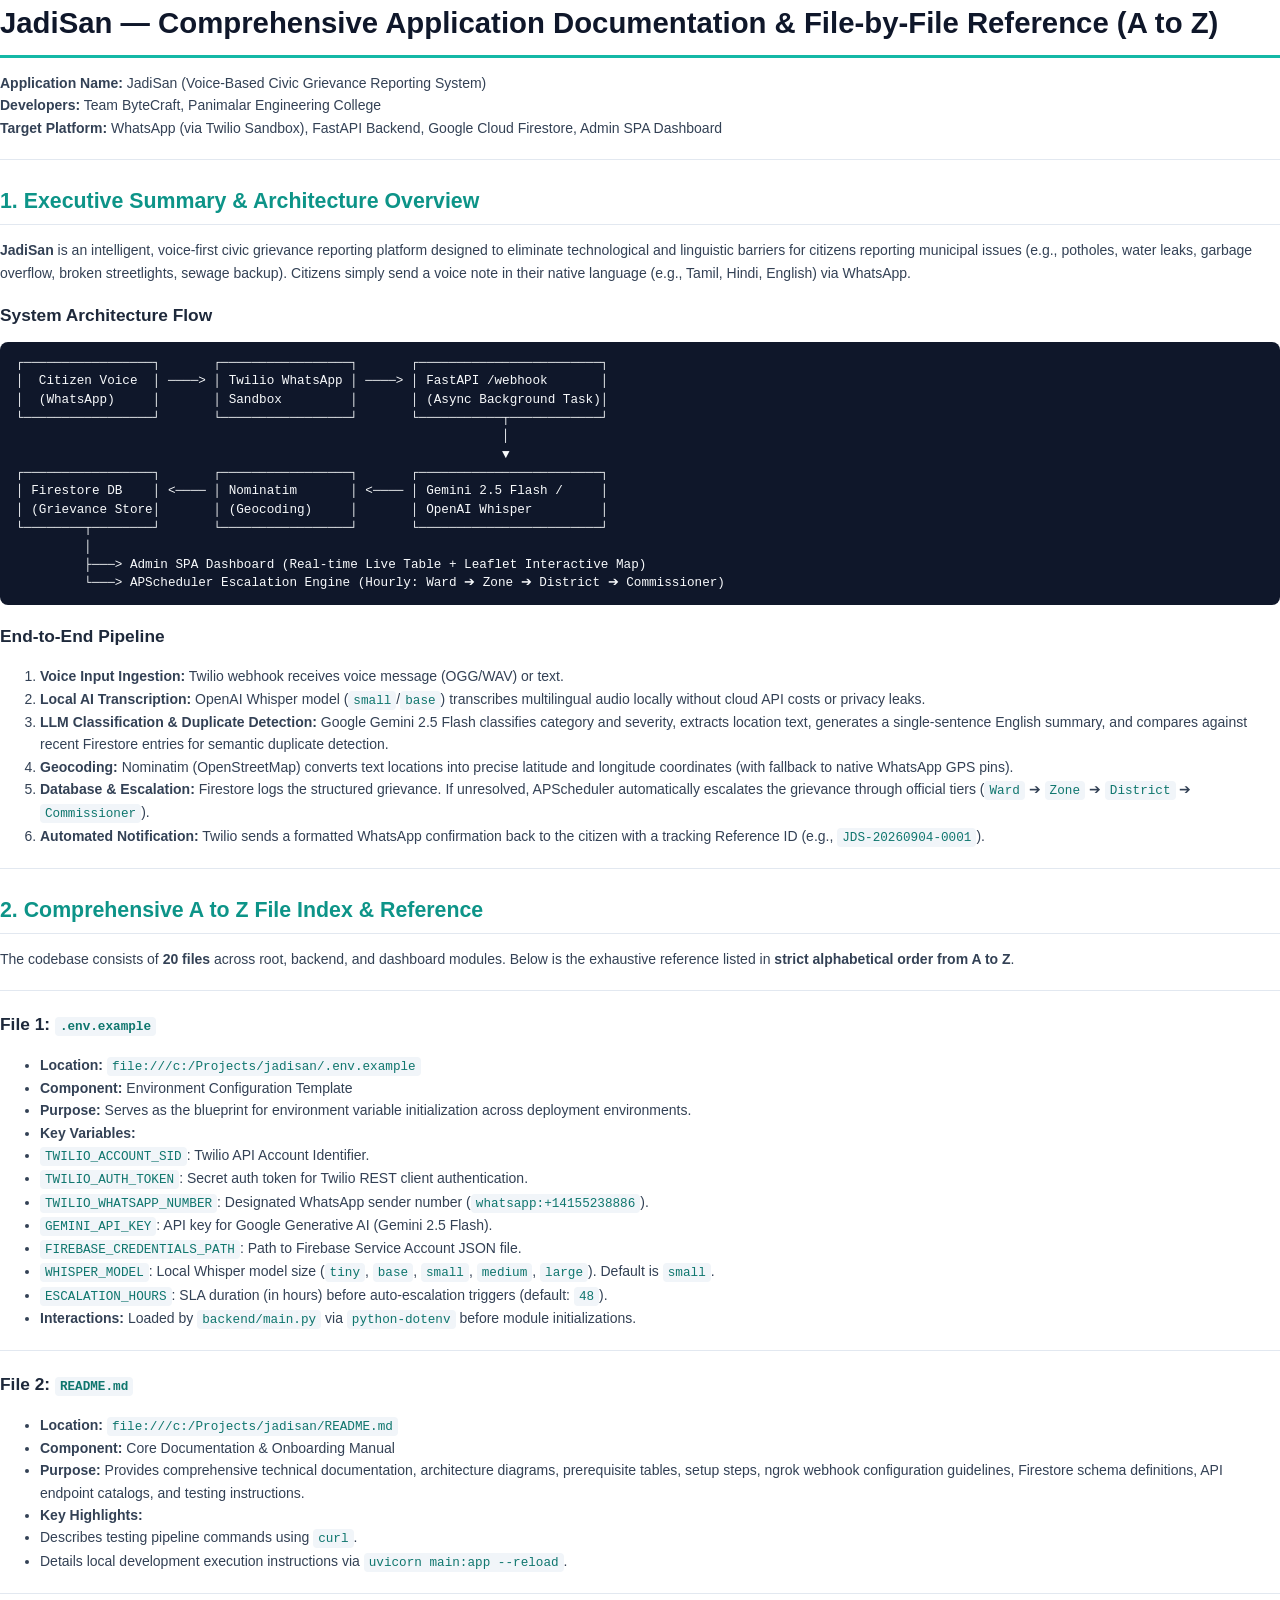
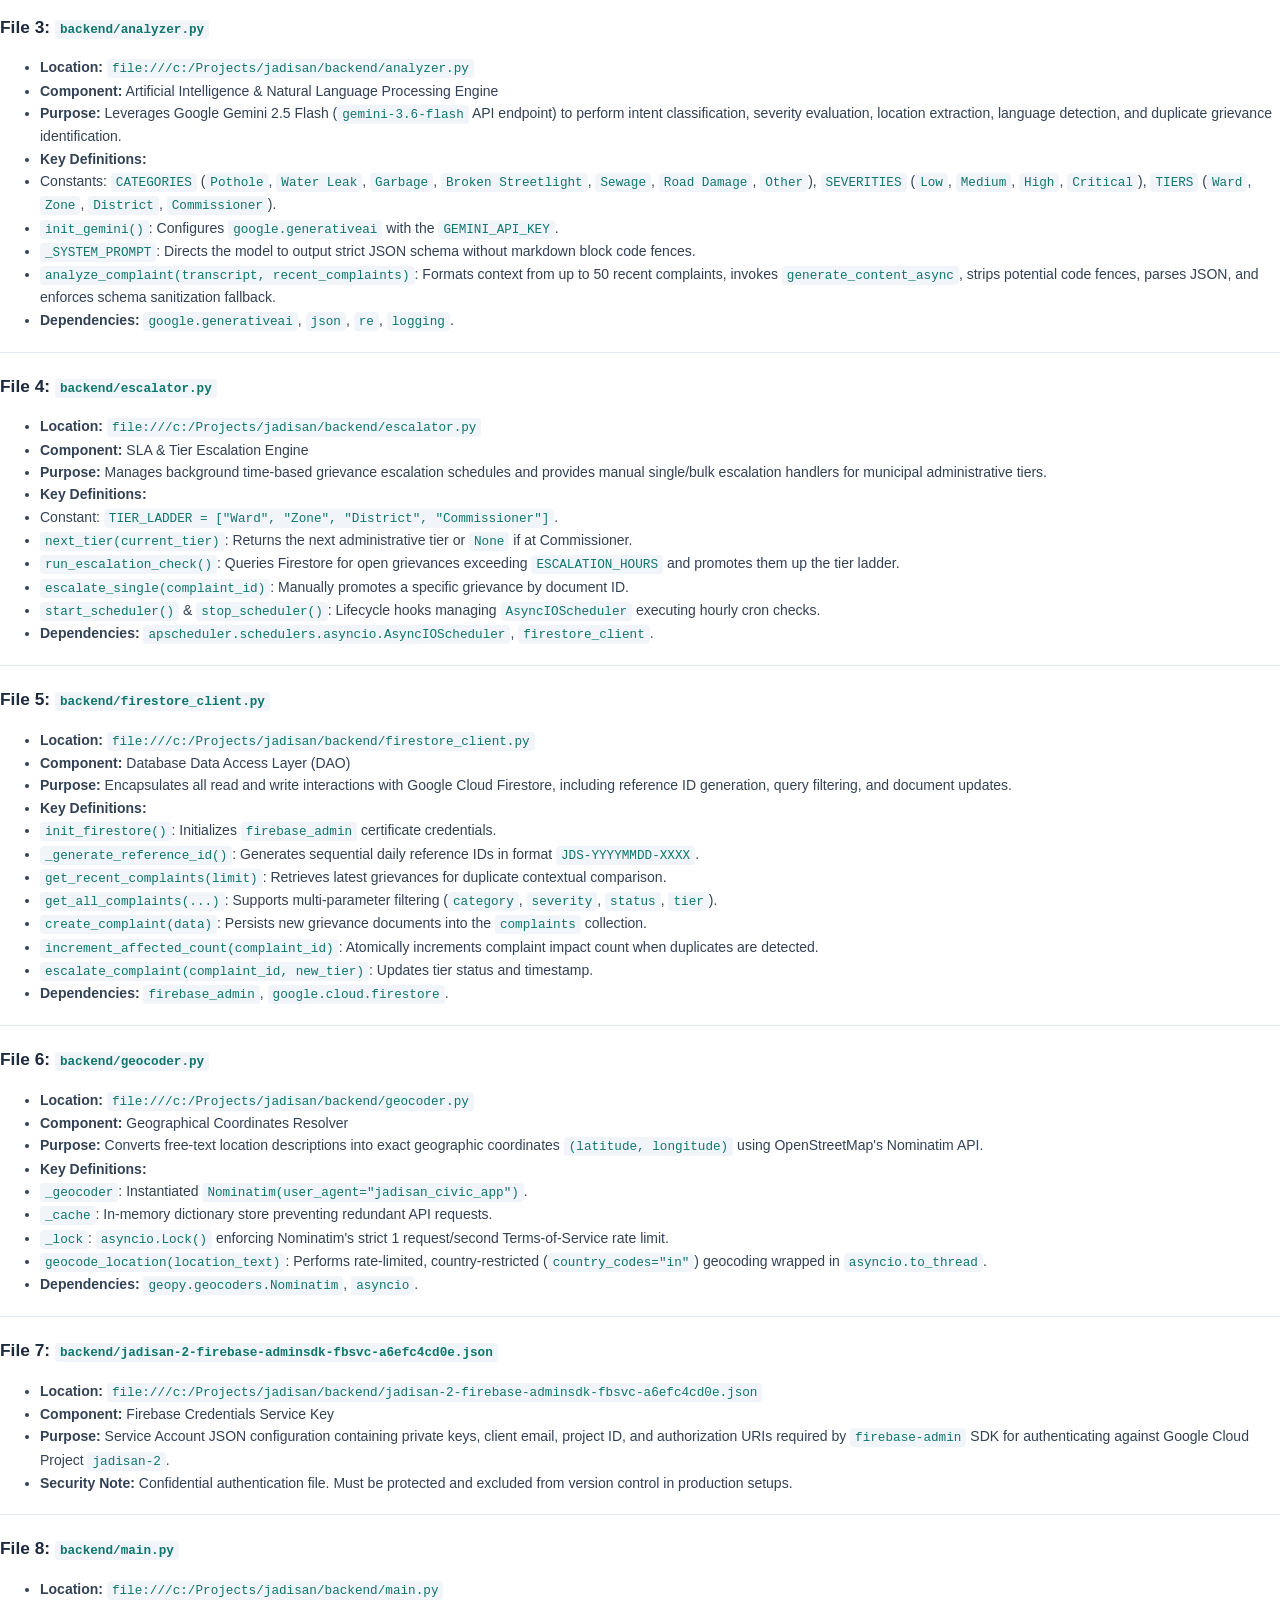
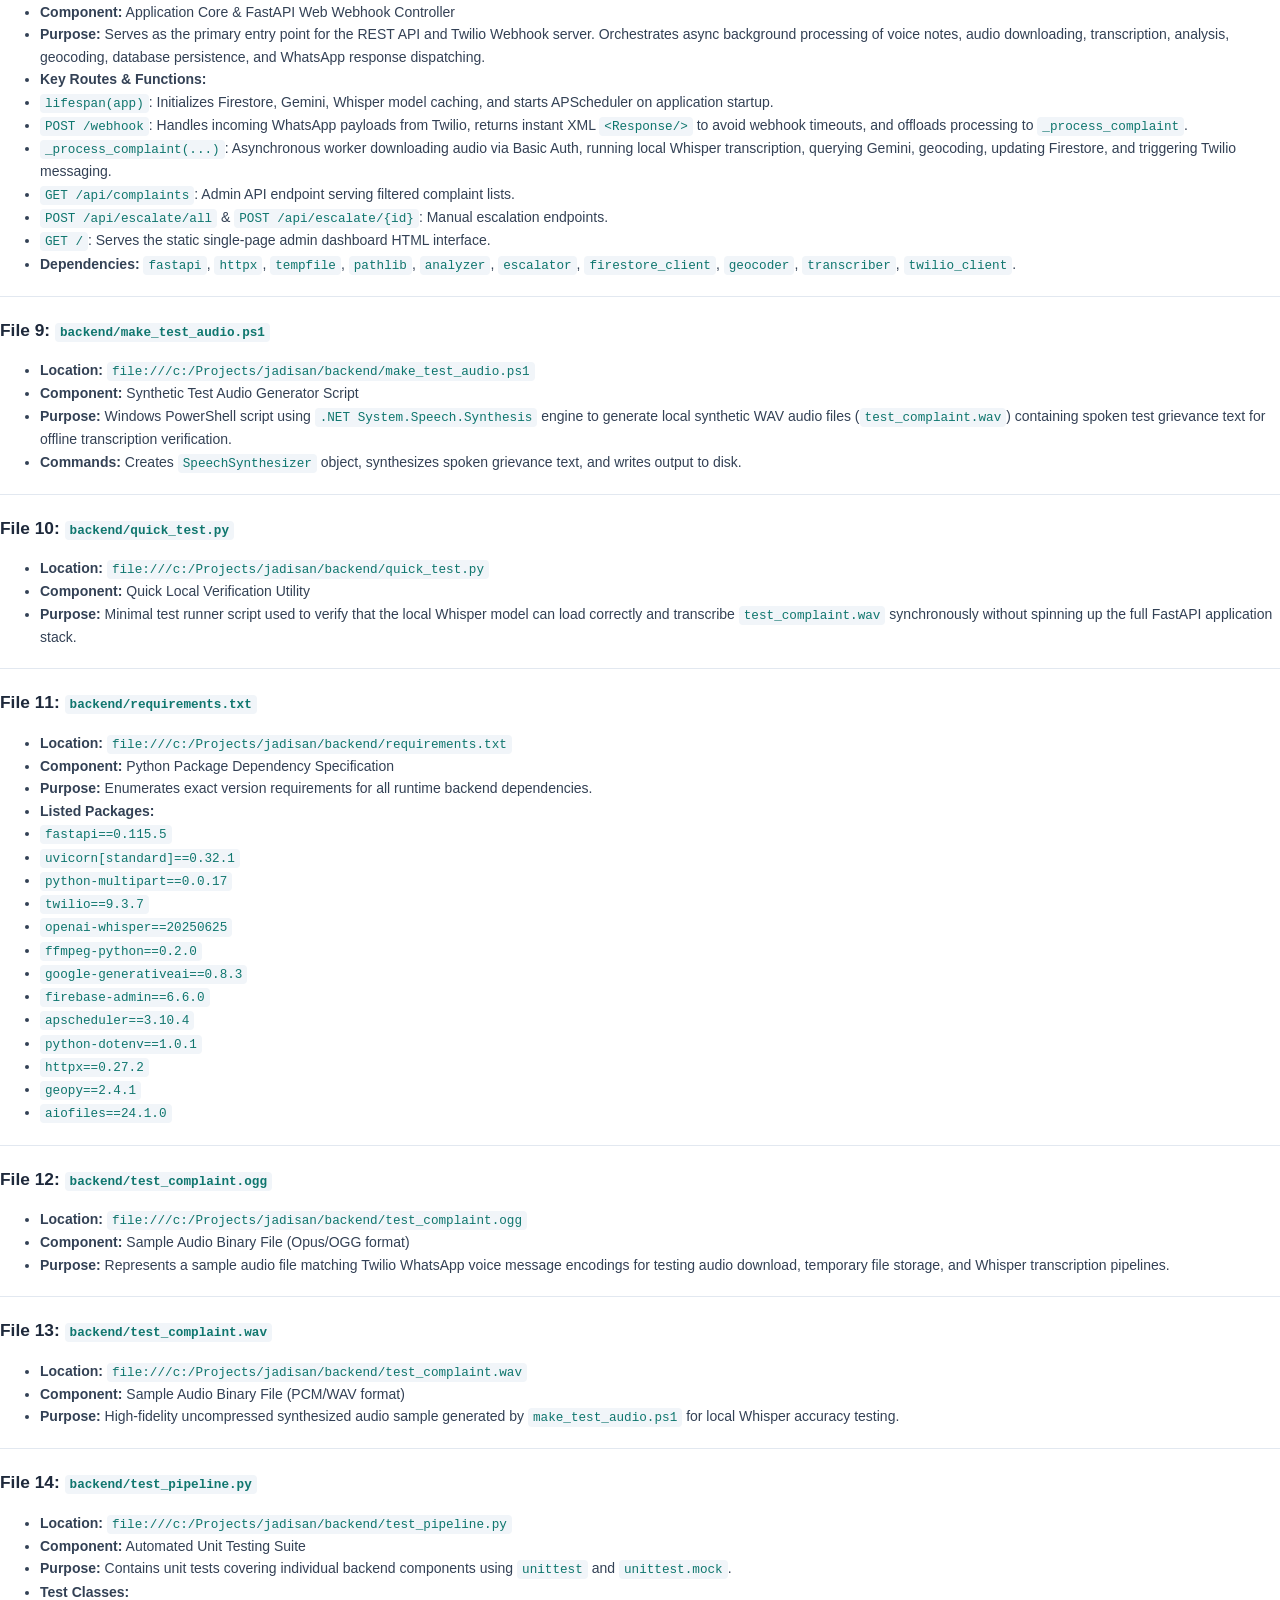
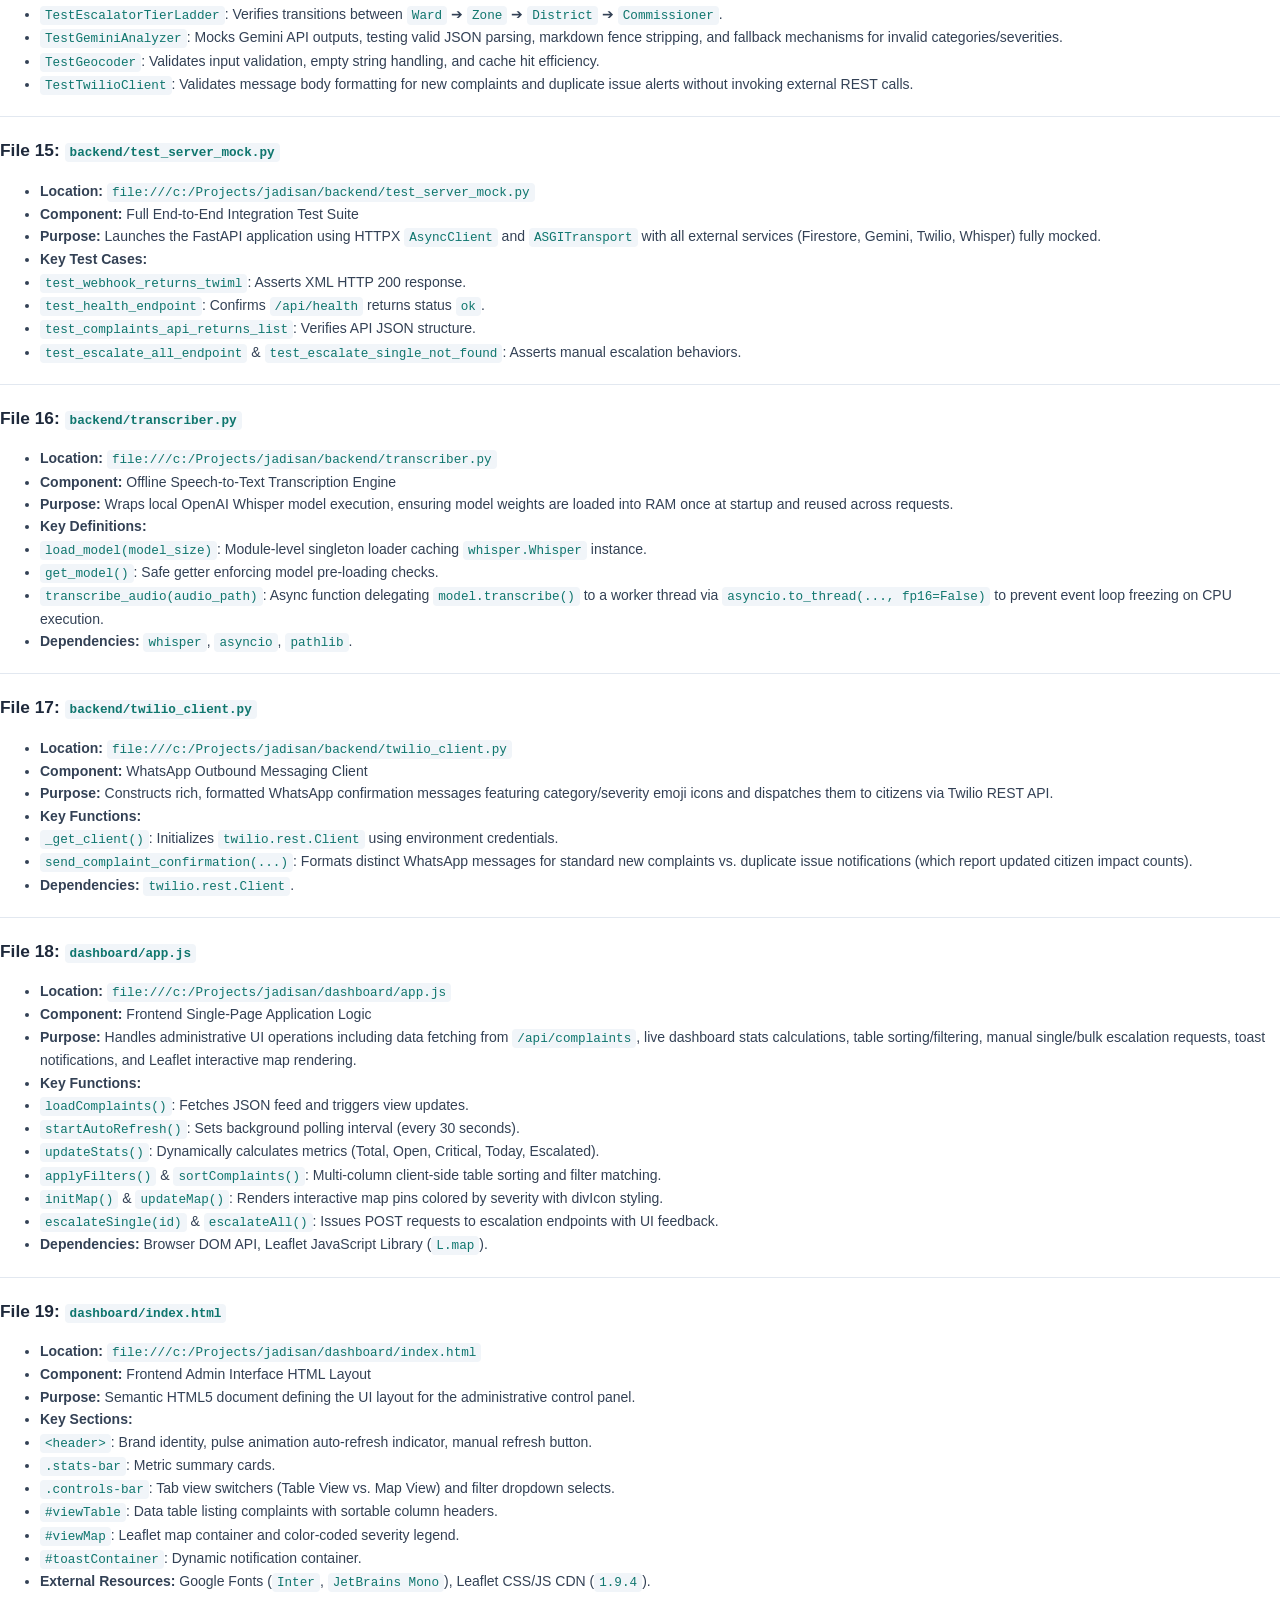
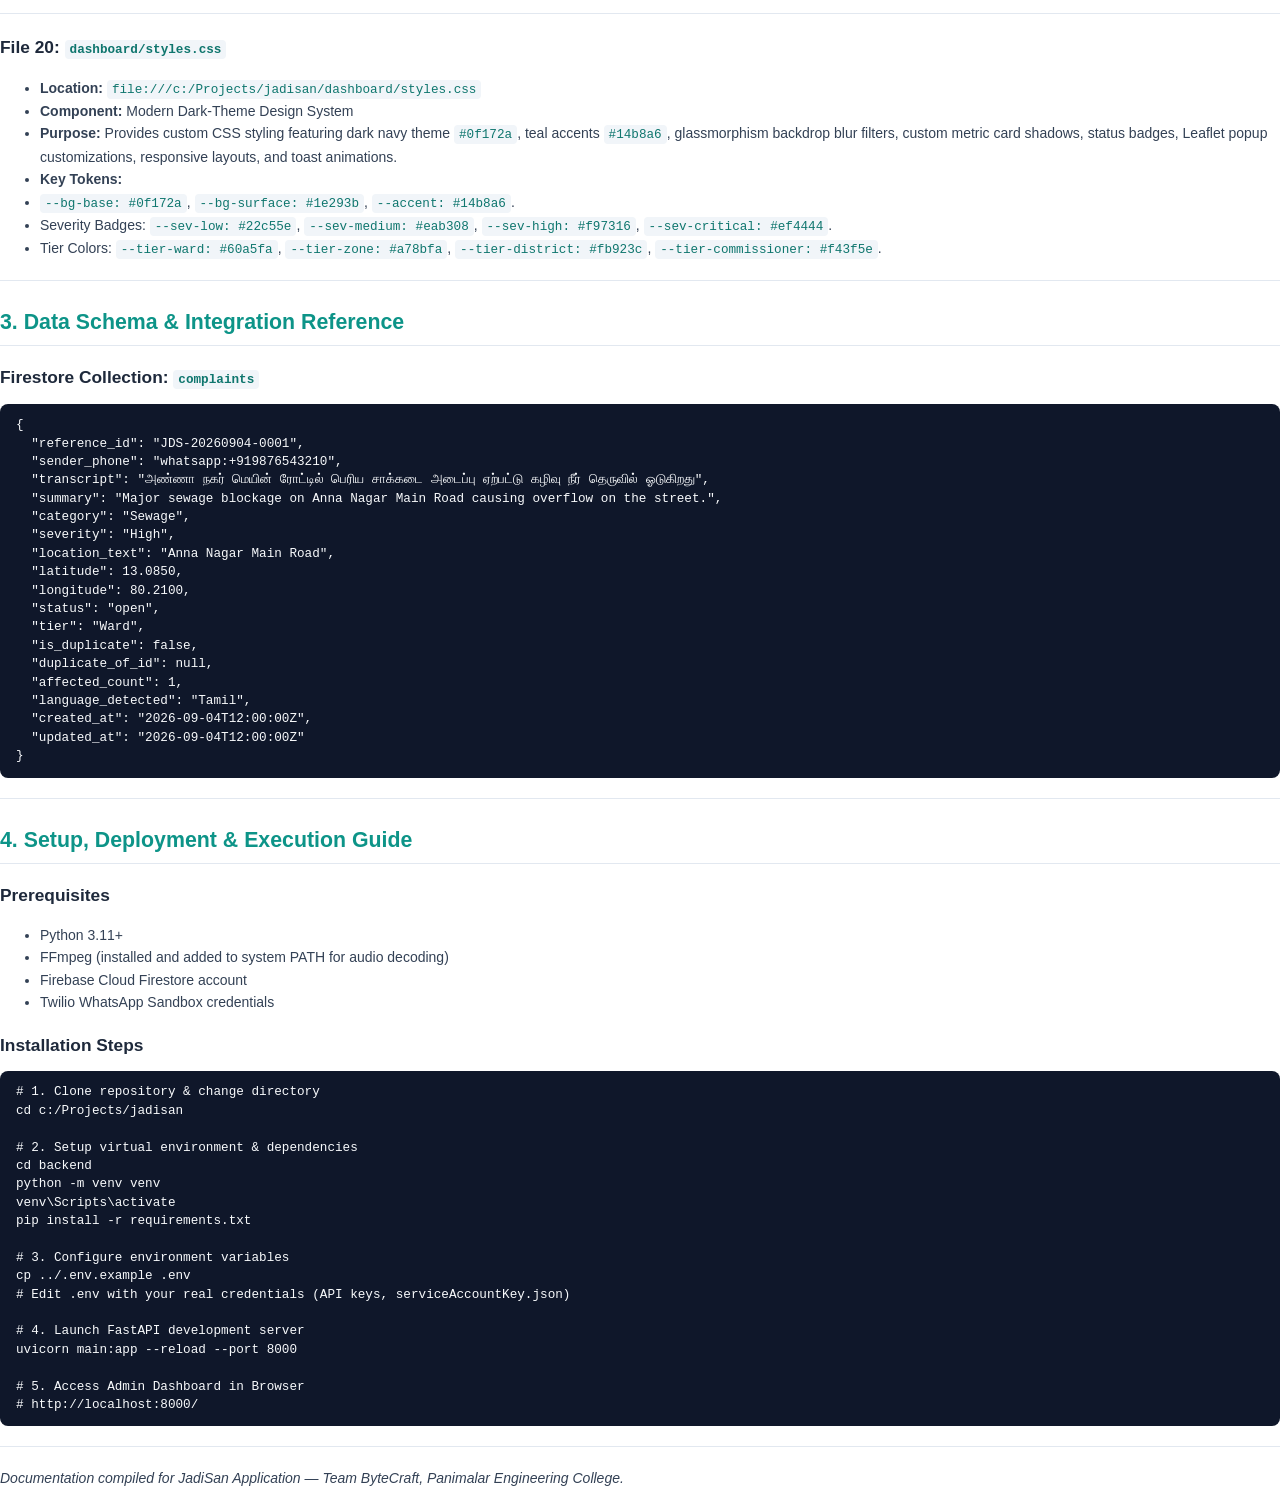
<file: jadisan - Copy/JADISAN_APPLICATION_DOCUMENTATION.html>
<!DOCTYPE html>
<html lang="en">
<head>
<meta charset="UTF-8">
<title>JadiSan — Application Documentation & File-by-File Reference (A to Z)</title>
<style>
  @page {
    size: A4;
    margin: 20mm 15mm 20mm 15mm;
    @bottom-right {
      content: counter(page);
    }
  }
  body {
    font-family: 'Segoe UI', -apple-system, BlinkMacSystemFont, Roboto, Helvetica, Arial, sans-serif;
    color: #1e293b;
    line-height: 1.6;
    font-size: 11pt;
    background: #ffffff;
    padding: 0;
    margin: 0;
  }
  h1 {
    color: #0f172a;
    font-size: 22pt;
    border-bottom: 3px solid #14b8a6;
    padding-bottom: 8px;
    margin-top: 0;
    margin-bottom: 12px;
  }
  h2 {
    color: #0d9488;
    font-size: 16pt;
    border-bottom: 1px solid #e2e8f0;
    padding-bottom: 6px;
    margin-top: 24px;
    margin-bottom: 12px;
    page-break-after: avoid;
  }
  h3 {
    color: #1e293b;
    font-size: 13pt;
    margin-top: 18px;
    margin-bottom: 8px;
    page-break-after: avoid;
  }
  p, li {
    color: #334155;
    font-size: 10.5pt;
  }
  code {
    font-family: 'Consolas', 'Courier New', monospace;
    background-color: #f1f5f9;
    color: #0f766e;
    padding: 2px 5px;
    border-radius: 4px;
    font-size: 9.5pt;
  }
  pre {
    background-color: #0f172a;
    color: #f8fafc;
    padding: 12px 16px;
    border-radius: 8px;
    overflow-x: auto;
    font-size: 9pt;
    line-height: 1.45;
    page-break-inside: avoid;
  }
  pre code {
    background-color: transparent;
    color: inherit;
    padding: 0;
  }
  blockquote {
    border-left: 4px solid #14b8a6;
    background-color: #f0fdfa;
    margin: 12px 0;
    padding: 8px 16px;
    color: #0f766e;
  }
  table {
    width: 100%;
    border-collapse: collapse;
    margin: 16px 0;
    font-size: 10pt;
    page-break-inside: avoid;
  }
  th, td {
    border: 1px solid #cbd5e1;
    padding: 8px 12px;
    text-align: left;
  }
  th {
    background-color: #f1f5f9;
    color: #0f172a;
    font-weight: 600;
  }
  tr:nth-child(even) {
    background-color: #f8fafc;
  }
  hr {
    border: none;
    border-top: 1px solid #e2e8f0;
    margin: 20px 0;
  }
</style>
</head>
<body>
<h1 id="jadisan-comprehensive-application-documentation-file-by-file-reference-a-to-z">JadiSan — Comprehensive Application Documentation &amp; File-by-File Reference (A to Z)</h1>
<p><strong>Application Name:</strong> JadiSan (Voice-Based Civic Grievance Reporting System)<br />
<strong>Developers:</strong> Team ByteCraft, Panimalar Engineering College<br />
<strong>Target Platform:</strong> WhatsApp (via Twilio Sandbox), FastAPI Backend, Google Cloud Firestore, Admin SPA Dashboard  </p>
<hr />
<h2 id="1-executive-summary-architecture-overview">1. Executive Summary &amp; Architecture Overview</h2>
<p><strong>JadiSan</strong> is an intelligent, voice-first civic grievance reporting platform designed to eliminate technological and linguistic barriers for citizens reporting municipal issues (e.g., potholes, water leaks, garbage overflow, broken streetlights, sewage backup). Citizens simply send a voice note in their native language (e.g., Tamil, Hindi, English) via WhatsApp.</p>
<h3 id="system-architecture-flow">System Architecture Flow</h3>
<pre><code>┌─────────────────┐       ┌─────────────────┐       ┌────────────────────────┐
│  Citizen Voice  │ ────&gt; │ Twilio WhatsApp │ ────&gt; │ FastAPI /webhook       │
│  (WhatsApp)     │       │ Sandbox         │       │ (Async Background Task)│
└─────────────────┘       └─────────────────┘       └───────────┬────────────┘
                                                                │
                                                                ▼
┌─────────────────┐       ┌─────────────────┐       ┌────────────────────────┐
│ Firestore DB    │ &lt;──── │ Nominatim       │ &lt;──── │ Gemini 2.5 Flash /     │
│ (Grievance Store│       │ (Geocoding)     │       │ OpenAI Whisper         │
└────────┬────────┘       └─────────────────┘       └────────────────────────┘
         │
         ├───&gt; Admin SPA Dashboard (Real-time Live Table + Leaflet Interactive Map)
         └───&gt; APScheduler Escalation Engine (Hourly: Ward ➔ Zone ➔ District ➔ Commissioner)
</code></pre>
<h3 id="end-to-end-pipeline">End-to-End Pipeline</h3>
<ol>
<li><strong>Voice Input Ingestion:</strong> Twilio webhook receives voice message (OGG/WAV) or text.</li>
<li><strong>Local AI Transcription:</strong> OpenAI Whisper model (<code>small</code>/<code>base</code>) transcribes multilingual audio locally without cloud API costs or privacy leaks.</li>
<li><strong>LLM Classification &amp; Duplicate Detection:</strong> Google Gemini 2.5 Flash classifies category and severity, extracts location text, generates a single-sentence English summary, and compares against recent Firestore entries for semantic duplicate detection.</li>
<li><strong>Geocoding:</strong> Nominatim (OpenStreetMap) converts text locations into precise latitude and longitude coordinates (with fallback to native WhatsApp GPS pins).</li>
<li><strong>Database &amp; Escalation:</strong> Firestore logs the structured grievance. If unresolved, APScheduler automatically escalates the grievance through official tiers (<code>Ward</code> ➔ <code>Zone</code> ➔ <code>District</code> ➔ <code>Commissioner</code>).</li>
<li><strong>Automated Notification:</strong> Twilio sends a formatted WhatsApp confirmation back to the citizen with a tracking Reference ID (e.g., <code>JDS-20260904-0001</code>).</li>
</ol>
<hr />
<h2 id="2-comprehensive-a-to-z-file-index-reference">2. Comprehensive A to Z File Index &amp; Reference</h2>
<p>The codebase consists of <strong>20 files</strong> across root, backend, and dashboard modules. Below is the exhaustive reference listed in <strong>strict alphabetical order from A to Z</strong>.</p>
<hr />
<h3 id="file-1-envexample">File 1: <code>.env.example</code></h3>
<ul>
<li><strong>Location:</strong> <code>file:///c:/Projects/jadisan/.env.example</code></li>
<li><strong>Component:</strong> Environment Configuration Template</li>
<li><strong>Purpose:</strong> Serves as the blueprint for environment variable initialization across deployment environments.</li>
<li><strong>Key Variables:</strong></li>
<li><code>TWILIO_ACCOUNT_SID</code>: Twilio API Account Identifier.</li>
<li><code>TWILIO_AUTH_TOKEN</code>: Secret auth token for Twilio REST client authentication.</li>
<li><code>TWILIO_WHATSAPP_NUMBER</code>: Designated WhatsApp sender number (<code>whatsapp:+14155238886</code>).</li>
<li><code>GEMINI_API_KEY</code>: API key for Google Generative AI (Gemini 2.5 Flash).</li>
<li><code>FIREBASE_CREDENTIALS_PATH</code>: Path to Firebase Service Account JSON file.</li>
<li><code>WHISPER_MODEL</code>: Local Whisper model size (<code>tiny</code>, <code>base</code>, <code>small</code>, <code>medium</code>, <code>large</code>). Default is <code>small</code>.</li>
<li><code>ESCALATION_HOURS</code>: SLA duration (in hours) before auto-escalation triggers (default: <code>48</code>).</li>
<li><strong>Interactions:</strong> Loaded by <code>backend/main.py</code> via <code>python-dotenv</code> before module initializations.</li>
</ul>
<hr />
<h3 id="file-2-readmemd">File 2: <code>README.md</code></h3>
<ul>
<li><strong>Location:</strong> <code>file:///c:/Projects/jadisan/README.md</code></li>
<li><strong>Component:</strong> Core Documentation &amp; Onboarding Manual</li>
<li><strong>Purpose:</strong> Provides comprehensive technical documentation, architecture diagrams, prerequisite tables, setup steps, ngrok webhook configuration guidelines, Firestore schema definitions, API endpoint catalogs, and testing instructions.</li>
<li><strong>Key Highlights:</strong></li>
<li>Describes testing pipeline commands using <code>curl</code>.</li>
<li>Details local development execution instructions via <code>uvicorn main:app --reload</code>.</li>
</ul>
<hr />
<h3 id="file-3-backendanalyzerpy">File 3: <code>backend/analyzer.py</code></h3>
<ul>
<li><strong>Location:</strong> <code>file:///c:/Projects/jadisan/backend/analyzer.py</code></li>
<li><strong>Component:</strong> Artificial Intelligence &amp; Natural Language Processing Engine</li>
<li><strong>Purpose:</strong> Leverages Google Gemini 2.5 Flash (<code>gemini-3.6-flash</code> API endpoint) to perform intent classification, severity evaluation, location extraction, language detection, and duplicate grievance identification.</li>
<li><strong>Key Definitions:</strong></li>
<li>Constants: <code>CATEGORIES</code> (<code>Pothole</code>, <code>Water Leak</code>, <code>Garbage</code>, <code>Broken Streetlight</code>, <code>Sewage</code>, <code>Road Damage</code>, <code>Other</code>), <code>SEVERITIES</code> (<code>Low</code>, <code>Medium</code>, <code>High</code>, <code>Critical</code>), <code>TIERS</code> (<code>Ward</code>, <code>Zone</code>, <code>District</code>, <code>Commissioner</code>).</li>
<li><code>init_gemini()</code>: Configures <code>google.generativeai</code> with the <code>GEMINI_API_KEY</code>.</li>
<li><code>_SYSTEM_PROMPT</code>: Directs the model to output strict JSON schema without markdown block code fences.</li>
<li><code>analyze_complaint(transcript, recent_complaints)</code>: Formats context from up to 50 recent complaints, invokes <code>generate_content_async</code>, strips potential code fences, parses JSON, and enforces schema sanitization fallback.</li>
<li><strong>Dependencies:</strong> <code>google.generativeai</code>, <code>json</code>, <code>re</code>, <code>logging</code>.</li>
</ul>
<hr />
<h3 id="file-4-backendescalatorpy">File 4: <code>backend/escalator.py</code></h3>
<ul>
<li><strong>Location:</strong> <code>file:///c:/Projects/jadisan/backend/escalator.py</code></li>
<li><strong>Component:</strong> SLA &amp; Tier Escalation Engine</li>
<li><strong>Purpose:</strong> Manages background time-based grievance escalation schedules and provides manual single/bulk escalation handlers for municipal administrative tiers.</li>
<li><strong>Key Definitions:</strong></li>
<li>Constant: <code>TIER_LADDER = ["Ward", "Zone", "District", "Commissioner"]</code>.</li>
<li><code>next_tier(current_tier)</code>: Returns the next administrative tier or <code>None</code> if at Commissioner.</li>
<li><code>run_escalation_check()</code>: Queries Firestore for open grievances exceeding <code>ESCALATION_HOURS</code> and promotes them up the tier ladder.</li>
<li><code>escalate_single(complaint_id)</code>: Manually promotes a specific grievance by document ID.</li>
<li><code>start_scheduler()</code> &amp; <code>stop_scheduler()</code>: Lifecycle hooks managing <code>AsyncIOScheduler</code> executing hourly cron checks.</li>
<li><strong>Dependencies:</strong> <code>apscheduler.schedulers.asyncio.AsyncIOScheduler</code>, <code>firestore_client</code>.</li>
</ul>
<hr />
<h3 id="file-5-backendfirestore_clientpy">File 5: <code>backend/firestore_client.py</code></h3>
<ul>
<li><strong>Location:</strong> <code>file:///c:/Projects/jadisan/backend/firestore_client.py</code></li>
<li><strong>Component:</strong> Database Data Access Layer (DAO)</li>
<li><strong>Purpose:</strong> Encapsulates all read and write interactions with Google Cloud Firestore, including reference ID generation, query filtering, and document updates.</li>
<li><strong>Key Definitions:</strong></li>
<li><code>init_firestore()</code>: Initializes <code>firebase_admin</code> certificate credentials.</li>
<li><code>_generate_reference_id()</code>: Generates sequential daily reference IDs in format <code>JDS-YYYYMMDD-XXXX</code>.</li>
<li><code>get_recent_complaints(limit)</code>: Retrieves latest grievances for duplicate contextual comparison.</li>
<li><code>get_all_complaints(...)</code>: Supports multi-parameter filtering (<code>category</code>, <code>severity</code>, <code>status</code>, <code>tier</code>).</li>
<li><code>create_complaint(data)</code>: Persists new grievance documents into the <code>complaints</code> collection.</li>
<li><code>increment_affected_count(complaint_id)</code>: Atomically increments complaint impact count when duplicates are detected.</li>
<li><code>escalate_complaint(complaint_id, new_tier)</code>: Updates tier status and timestamp.</li>
<li><strong>Dependencies:</strong> <code>firebase_admin</code>, <code>google.cloud.firestore</code>.</li>
</ul>
<hr />
<h3 id="file-6-backendgeocoderpy">File 6: <code>backend/geocoder.py</code></h3>
<ul>
<li><strong>Location:</strong> <code>file:///c:/Projects/jadisan/backend/geocoder.py</code></li>
<li><strong>Component:</strong> Geographical Coordinates Resolver</li>
<li><strong>Purpose:</strong> Converts free-text location descriptions into exact geographic coordinates <code>(latitude, longitude)</code> using OpenStreetMap's Nominatim API.</li>
<li><strong>Key Definitions:</strong></li>
<li><code>_geocoder</code>: Instantiated <code>Nominatim(user_agent="jadisan_civic_app")</code>.</li>
<li><code>_cache</code>: In-memory dictionary store preventing redundant API requests.</li>
<li><code>_lock</code>: <code>asyncio.Lock()</code> enforcing Nominatim's strict 1 request/second Terms-of-Service rate limit.</li>
<li><code>geocode_location(location_text)</code>: Performs rate-limited, country-restricted (<code>country_codes="in"</code>) geocoding wrapped in <code>asyncio.to_thread</code>.</li>
<li><strong>Dependencies:</strong> <code>geopy.geocoders.Nominatim</code>, <code>asyncio</code>.</li>
</ul>
<hr />
<h3 id="file-7-backendjadisan-2-firebase-adminsdk-fbsvc-a6efc4cd0ejson">File 7: <code>backend/jadisan-2-firebase-adminsdk-fbsvc-a6efc4cd0e.json</code></h3>
<ul>
<li><strong>Location:</strong> <code>file:///c:/Projects/jadisan/backend/jadisan-2-firebase-adminsdk-fbsvc-a6efc4cd0e.json</code></li>
<li><strong>Component:</strong> Firebase Credentials Service Key</li>
<li><strong>Purpose:</strong> Service Account JSON configuration containing private keys, client email, project ID, and authorization URIs required by <code>firebase-admin</code> SDK for authenticating against Google Cloud Project <code>jadisan-2</code>.</li>
<li><strong>Security Note:</strong> Confidential authentication file. Must be protected and excluded from version control in production setups.</li>
</ul>
<hr />
<h3 id="file-8-backendmainpy">File 8: <code>backend/main.py</code></h3>
<ul>
<li><strong>Location:</strong> <code>file:///c:/Projects/jadisan/backend/main.py</code></li>
<li><strong>Component:</strong> Application Core &amp; FastAPI Web Webhook Controller</li>
<li><strong>Purpose:</strong> Serves as the primary entry point for the REST API and Twilio Webhook server. Orchestrates async background processing of voice notes, audio downloading, transcription, analysis, geocoding, database persistence, and WhatsApp response dispatching.</li>
<li><strong>Key Routes &amp; Functions:</strong></li>
<li><code>lifespan(app)</code>: Initializes Firestore, Gemini, Whisper model caching, and starts APScheduler on application startup.</li>
<li><code>POST /webhook</code>: Handles incoming WhatsApp payloads from Twilio, returns instant XML <code>&lt;Response/&gt;</code> to avoid webhook timeouts, and offloads processing to <code>_process_complaint</code>.</li>
<li><code>_process_complaint(...)</code>: Asynchronous worker downloading audio via Basic Auth, running local Whisper transcription, querying Gemini, geocoding, updating Firestore, and triggering Twilio messaging.</li>
<li><code>GET /api/complaints</code>: Admin API endpoint serving filtered complaint lists.</li>
<li><code>POST /api/escalate/all</code> &amp; <code>POST /api/escalate/{id}</code>: Manual escalation endpoints.</li>
<li><code>GET /</code>: Serves the static single-page admin dashboard HTML interface.</li>
<li><strong>Dependencies:</strong> <code>fastapi</code>, <code>httpx</code>, <code>tempfile</code>, <code>pathlib</code>, <code>analyzer</code>, <code>escalator</code>, <code>firestore_client</code>, <code>geocoder</code>, <code>transcriber</code>, <code>twilio_client</code>.</li>
</ul>
<hr />
<h3 id="file-9-backendmake_test_audiops1">File 9: <code>backend/make_test_audio.ps1</code></h3>
<ul>
<li><strong>Location:</strong> <code>file:///c:/Projects/jadisan/backend/make_test_audio.ps1</code></li>
<li><strong>Component:</strong> Synthetic Test Audio Generator Script</li>
<li><strong>Purpose:</strong> Windows PowerShell script using <code>.NET System.Speech.Synthesis</code> engine to generate local synthetic WAV audio files (<code>test_complaint.wav</code>) containing spoken test grievance text for offline transcription verification.</li>
<li><strong>Commands:</strong> Creates <code>SpeechSynthesizer</code> object, synthesizes spoken grievance text, and writes output to disk.</li>
</ul>
<hr />
<h3 id="file-10-backendquick_testpy">File 10: <code>backend/quick_test.py</code></h3>
<ul>
<li><strong>Location:</strong> <code>file:///c:/Projects/jadisan/backend/quick_test.py</code></li>
<li><strong>Component:</strong> Quick Local Verification Utility</li>
<li><strong>Purpose:</strong> Minimal test runner script used to verify that the local Whisper model can load correctly and transcribe <code>test_complaint.wav</code> synchronously without spinning up the full FastAPI application stack.</li>
</ul>
<hr />
<h3 id="file-11-backendrequirementstxt">File 11: <code>backend/requirements.txt</code></h3>
<ul>
<li><strong>Location:</strong> <code>file:///c:/Projects/jadisan/backend/requirements.txt</code></li>
<li><strong>Component:</strong> Python Package Dependency Specification</li>
<li><strong>Purpose:</strong> Enumerates exact version requirements for all runtime backend dependencies.</li>
<li><strong>Listed Packages:</strong></li>
<li><code>fastapi==0.115.5</code></li>
<li><code>uvicorn[standard]==0.32.1</code></li>
<li><code>python-multipart==0.0.17</code></li>
<li><code>twilio==9.3.7</code></li>
<li><code>openai-whisper==20250625</code></li>
<li><code>ffmpeg-python==0.2.0</code></li>
<li><code>google-generativeai==0.8.3</code></li>
<li><code>firebase-admin==6.6.0</code></li>
<li><code>apscheduler==3.10.4</code></li>
<li><code>python-dotenv==1.0.1</code></li>
<li><code>httpx==0.27.2</code></li>
<li><code>geopy==2.4.1</code></li>
<li><code>aiofiles==24.1.0</code></li>
</ul>
<hr />
<h3 id="file-12-backendtest_complaintogg">File 12: <code>backend/test_complaint.ogg</code></h3>
<ul>
<li><strong>Location:</strong> <code>file:///c:/Projects/jadisan/backend/test_complaint.ogg</code></li>
<li><strong>Component:</strong> Sample Audio Binary File (Opus/OGG format)</li>
<li><strong>Purpose:</strong> Represents a sample audio file matching Twilio WhatsApp voice message encodings for testing audio download, temporary file storage, and Whisper transcription pipelines.</li>
</ul>
<hr />
<h3 id="file-13-backendtest_complaintwav">File 13: <code>backend/test_complaint.wav</code></h3>
<ul>
<li><strong>Location:</strong> <code>file:///c:/Projects/jadisan/backend/test_complaint.wav</code></li>
<li><strong>Component:</strong> Sample Audio Binary File (PCM/WAV format)</li>
<li><strong>Purpose:</strong> High-fidelity uncompressed synthesized audio sample generated by <code>make_test_audio.ps1</code> for local Whisper accuracy testing.</li>
</ul>
<hr />
<h3 id="file-14-backendtest_pipelinepy">File 14: <code>backend/test_pipeline.py</code></h3>
<ul>
<li><strong>Location:</strong> <code>file:///c:/Projects/jadisan/backend/test_pipeline.py</code></li>
<li><strong>Component:</strong> Automated Unit Testing Suite</li>
<li><strong>Purpose:</strong> Contains unit tests covering individual backend components using <code>unittest</code> and <code>unittest.mock</code>.</li>
<li><strong>Test Classes:</strong></li>
<li><code>TestEscalatorTierLadder</code>: Verifies transitions between <code>Ward</code> ➔ <code>Zone</code> ➔ <code>District</code> ➔ <code>Commissioner</code>.</li>
<li><code>TestGeminiAnalyzer</code>: Mocks Gemini API outputs, testing valid JSON parsing, markdown fence stripping, and fallback mechanisms for invalid categories/severities.</li>
<li><code>TestGeocoder</code>: Validates input validation, empty string handling, and cache hit efficiency.</li>
<li><code>TestTwilioClient</code>: Validates message body formatting for new complaints and duplicate issue alerts without invoking external REST calls.</li>
</ul>
<hr />
<h3 id="file-15-backendtest_server_mockpy">File 15: <code>backend/test_server_mock.py</code></h3>
<ul>
<li><strong>Location:</strong> <code>file:///c:/Projects/jadisan/backend/test_server_mock.py</code></li>
<li><strong>Component:</strong> Full End-to-End Integration Test Suite</li>
<li><strong>Purpose:</strong> Launches the FastAPI application using HTTPX <code>AsyncClient</code> and <code>ASGITransport</code> with all external services (Firestore, Gemini, Twilio, Whisper) fully mocked.</li>
<li><strong>Key Test Cases:</strong></li>
<li><code>test_webhook_returns_twiml</code>: Asserts XML HTTP 200 response.</li>
<li><code>test_health_endpoint</code>: Confirms <code>/api/health</code> returns status <code>ok</code>.</li>
<li><code>test_complaints_api_returns_list</code>: Verifies API JSON structure.</li>
<li><code>test_escalate_all_endpoint</code> &amp; <code>test_escalate_single_not_found</code>: Asserts manual escalation behaviors.</li>
</ul>
<hr />
<h3 id="file-16-backendtranscriberpy">File 16: <code>backend/transcriber.py</code></h3>
<ul>
<li><strong>Location:</strong> <code>file:///c:/Projects/jadisan/backend/transcriber.py</code></li>
<li><strong>Component:</strong> Offline Speech-to-Text Transcription Engine</li>
<li><strong>Purpose:</strong> Wraps local OpenAI Whisper model execution, ensuring model weights are loaded into RAM once at startup and reused across requests.</li>
<li><strong>Key Definitions:</strong></li>
<li><code>load_model(model_size)</code>: Module-level singleton loader caching <code>whisper.Whisper</code> instance.</li>
<li><code>get_model()</code>: Safe getter enforcing model pre-loading checks.</li>
<li><code>transcribe_audio(audio_path)</code>: Async function delegating <code>model.transcribe()</code> to a worker thread via <code>asyncio.to_thread(..., fp16=False)</code> to prevent event loop freezing on CPU execution.</li>
<li><strong>Dependencies:</strong> <code>whisper</code>, <code>asyncio</code>, <code>pathlib</code>.</li>
</ul>
<hr />
<h3 id="file-17-backendtwilio_clientpy">File 17: <code>backend/twilio_client.py</code></h3>
<ul>
<li><strong>Location:</strong> <code>file:///c:/Projects/jadisan/backend/twilio_client.py</code></li>
<li><strong>Component:</strong> WhatsApp Outbound Messaging Client</li>
<li><strong>Purpose:</strong> Constructs rich, formatted WhatsApp confirmation messages featuring category/severity emoji icons and dispatches them to citizens via Twilio REST API.</li>
<li><strong>Key Functions:</strong></li>
<li><code>_get_client()</code>: Initializes <code>twilio.rest.Client</code> using environment credentials.</li>
<li><code>send_complaint_confirmation(...)</code>: Formats distinct WhatsApp messages for standard new complaints vs. duplicate issue notifications (which report updated citizen impact counts).</li>
<li><strong>Dependencies:</strong> <code>twilio.rest.Client</code>.</li>
</ul>
<hr />
<h3 id="file-18-dashboardappjs">File 18: <code>dashboard/app.js</code></h3>
<ul>
<li><strong>Location:</strong> <code>file:///c:/Projects/jadisan/dashboard/app.js</code></li>
<li><strong>Component:</strong> Frontend Single-Page Application Logic</li>
<li><strong>Purpose:</strong> Handles administrative UI operations including data fetching from <code>/api/complaints</code>, live dashboard stats calculations, table sorting/filtering, manual single/bulk escalation requests, toast notifications, and Leaflet interactive map rendering.</li>
<li><strong>Key Functions:</strong></li>
<li><code>loadComplaints()</code>: Fetches JSON feed and triggers view updates.</li>
<li><code>startAutoRefresh()</code>: Sets background polling interval (every 30 seconds).</li>
<li><code>updateStats()</code>: Dynamically calculates metrics (Total, Open, Critical, Today, Escalated).</li>
<li><code>applyFilters()</code> &amp; <code>sortComplaints()</code>: Multi-column client-side table sorting and filter matching.</li>
<li><code>initMap()</code> &amp; <code>updateMap()</code>: Renders interactive map pins colored by severity with divIcon styling.</li>
<li><code>escalateSingle(id)</code> &amp; <code>escalateAll()</code>: Issues POST requests to escalation endpoints with UI feedback.</li>
<li><strong>Dependencies:</strong> Browser DOM API, Leaflet JavaScript Library (<code>L.map</code>).</li>
</ul>
<hr />
<h3 id="file-19-dashboardindexhtml">File 19: <code>dashboard/index.html</code></h3>
<ul>
<li><strong>Location:</strong> <code>file:///c:/Projects/jadisan/dashboard/index.html</code></li>
<li><strong>Component:</strong> Frontend Admin Interface HTML Layout</li>
<li><strong>Purpose:</strong> Semantic HTML5 document defining the UI layout for the administrative control panel.</li>
<li><strong>Key Sections:</strong></li>
<li><code>&lt;header&gt;</code>: Brand identity, pulse animation auto-refresh indicator, manual refresh button.</li>
<li><code>.stats-bar</code>: Metric summary cards.</li>
<li><code>.controls-bar</code>: Tab view switchers (Table View vs. Map View) and filter dropdown selects.</li>
<li><code>#viewTable</code>: Data table listing complaints with sortable column headers.</li>
<li><code>#viewMap</code>: Leaflet map container and color-coded severity legend.</li>
<li><code>#toastContainer</code>: Dynamic notification container.</li>
<li><strong>External Resources:</strong> Google Fonts (<code>Inter</code>, <code>JetBrains Mono</code>), Leaflet CSS/JS CDN (<code>1.9.4</code>).</li>
</ul>
<hr />
<h3 id="file-20-dashboardstylescss">File 20: <code>dashboard/styles.css</code></h3>
<ul>
<li><strong>Location:</strong> <code>file:///c:/Projects/jadisan/dashboard/styles.css</code></li>
<li><strong>Component:</strong> Modern Dark-Theme Design System</li>
<li><strong>Purpose:</strong> Provides custom CSS styling featuring dark navy theme <code>#0f172a</code>, teal accents <code>#14b8a6</code>, glassmorphism backdrop blur filters, custom metric card shadows, status badges, Leaflet popup customizations, responsive layouts, and toast animations.</li>
<li><strong>Key Tokens:</strong></li>
<li><code>--bg-base: #0f172a</code>, <code>--bg-surface: #1e293b</code>, <code>--accent: #14b8a6</code>.</li>
<li>Severity Badges: <code>--sev-low: #22c55e</code>, <code>--sev-medium: #eab308</code>, <code>--sev-high: #f97316</code>, <code>--sev-critical: #ef4444</code>.</li>
<li>Tier Colors: <code>--tier-ward: #60a5fa</code>, <code>--tier-zone: #a78bfa</code>, <code>--tier-district: #fb923c</code>, <code>--tier-commissioner: #f43f5e</code>.</li>
</ul>
<hr />
<h2 id="3-data-schema-integration-reference">3. Data Schema &amp; Integration Reference</h2>
<h3 id="firestore-collection-complaints">Firestore Collection: <code>complaints</code></h3>
<pre><code class="language-json">{
  &quot;reference_id&quot;: &quot;JDS-20260904-0001&quot;,
  &quot;sender_phone&quot;: &quot;whatsapp:+919876543210&quot;,
  &quot;transcript&quot;: &quot;அண்ணா நகர் மெயின் ரோட்டில் பெரிய சாக்கடை அடைப்பு ஏற்பட்டு கழிவு நீர் தெருவில் ஓடுகிறது&quot;,
  &quot;summary&quot;: &quot;Major sewage blockage on Anna Nagar Main Road causing overflow on the street.&quot;,
  &quot;category&quot;: &quot;Sewage&quot;,
  &quot;severity&quot;: &quot;High&quot;,
  &quot;location_text&quot;: &quot;Anna Nagar Main Road&quot;,
  &quot;latitude&quot;: 13.0850,
  &quot;longitude&quot;: 80.2100,
  &quot;status&quot;: &quot;open&quot;,
  &quot;tier&quot;: &quot;Ward&quot;,
  &quot;is_duplicate&quot;: false,
  &quot;duplicate_of_id&quot;: null,
  &quot;affected_count&quot;: 1,
  &quot;language_detected&quot;: &quot;Tamil&quot;,
  &quot;created_at&quot;: &quot;2026-09-04T12:00:00Z&quot;,
  &quot;updated_at&quot;: &quot;2026-09-04T12:00:00Z&quot;
}
</code></pre>
<hr />
<h2 id="4-setup-deployment-execution-guide">4. Setup, Deployment &amp; Execution Guide</h2>
<h3 id="prerequisites">Prerequisites</h3>
<ul>
<li>Python 3.11+</li>
<li>FFmpeg (installed and added to system PATH for audio decoding)</li>
<li>Firebase Cloud Firestore account</li>
<li>Twilio WhatsApp Sandbox credentials</li>
</ul>
<h3 id="installation-steps">Installation Steps</h3>
<pre><code class="language-bash"># 1. Clone repository &amp; change directory
cd c:/Projects/jadisan

# 2. Setup virtual environment &amp; dependencies
cd backend
python -m venv venv
venv\Scripts\activate
pip install -r requirements.txt

# 3. Configure environment variables
cp ../.env.example .env
# Edit .env with your real credentials (API keys, serviceAccountKey.json)

# 4. Launch FastAPI development server
uvicorn main:app --reload --port 8000

# 5. Access Admin Dashboard in Browser
# http://localhost:8000/
</code></pre>
<hr />
<p><em>Documentation compiled for JadiSan Application — Team ByteCraft, Panimalar Engineering College.</em></p>
</body>
</html>
</file>
